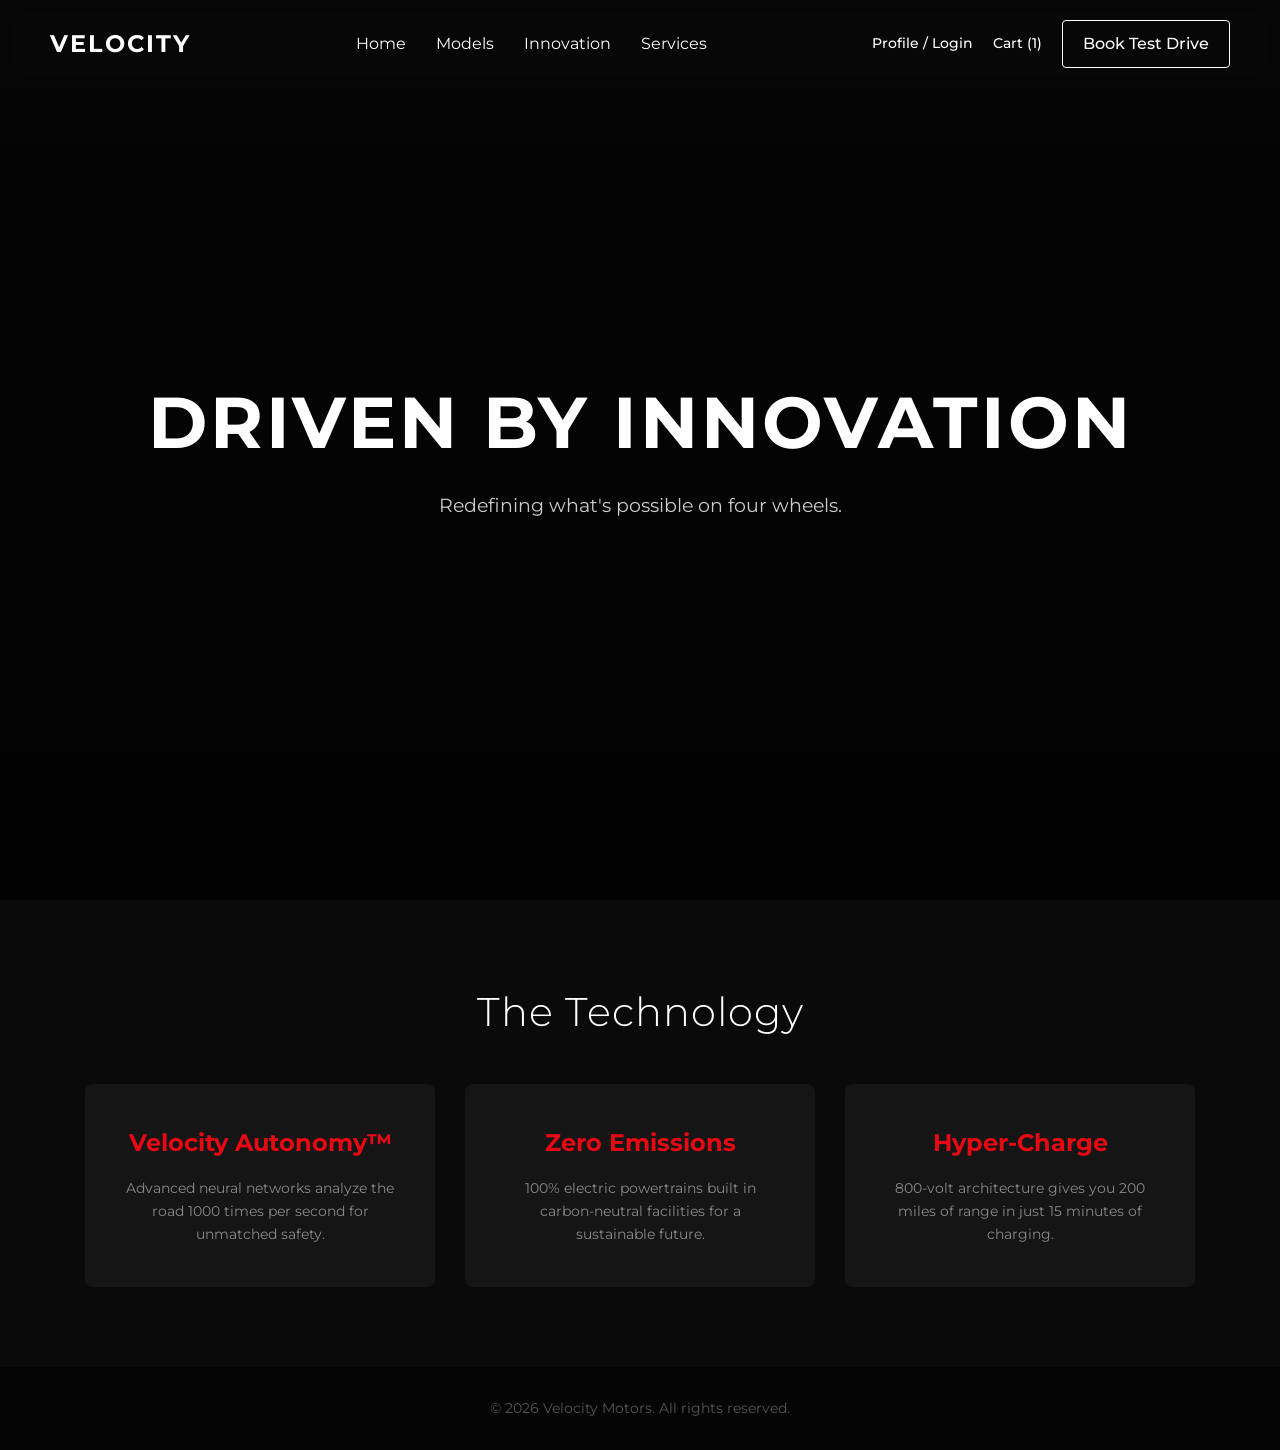
<file: innovation.html>
<!DOCTYPE html>
<html lang="en">
<head>
    <meta charset="UTF-8">
    <meta name="viewport" content="width=device-width, initial-scale=1.0">
    <title>Innovation | Velocity Motors</title>
    <link rel="stylesheet" href="style.css">
    <link href="https://fonts.googleapis.com/css2?family=Montserrat:wght@300;500;700&display=swap" rel="stylesheet">
</head>
<body>
    <nav class="navbar">
    <a href="index.html" class="logo">VELOCITY</a>
    <ul class="nav-links">
        <li><a href="index.html">Home</a></li>
        <li><a href="models.html">Models</a></li>
        <li><a href="innovation.html">Innovation</a></li>
        <li><a href="services.html">Services</a></li>
    </ul>
    <div class="nav-actions" style="display: flex; align-items: center; gap: 20px;">
        <a href="profile.html" style="font-weight: 500; font-size: 0.9rem; transition: color 0.3s;" onmouseover="this.style.color='#e50914'" onmouseout="this.style.color='inherit'">Profile / Login</a>
        <a href="cart.html" style="font-weight: 500; font-size: 0.9rem; transition: color 0.3s;" onmouseover="this.style.color='#e50914'" onmouseout="this.style.color='inherit'">Cart (1)</a>
        <a href="index.html#contact" class="btn-nav">Book Test Drive</a>
    </div>
</nav>

    <header class="hero" style="background: linear-gradient(rgba(0,0,0,0.5), rgba(0,0,0,0.8)), url('https://images.unsplash.com/photo-1518982540400-16a29a690e5e?ixlib=rb-4.0.3&auto=format&fit=crop&w=2000&q=80') center/cover;">
        <div class="hero-content">
            <h1>Driven by Innovation</h1>
            <p>Redefining what's possible on four wheels.</p>
        </div>
    </header>

    <section class="models">
        <h2>The Technology</h2>
        <div class="model-grid">
            <div class="model-card" style="text-align: center; padding: 40px 20px;">
                <h3 style="color: #e50914; font-size: 1.5rem; margin-top:0;">Velocity Autonomy™</h3>
                <p style="margin-top: 15px; color: #888;">Advanced neural networks analyze the road 1000 times per second for unmatched safety.</p>
            </div>
            <div class="model-card" style="text-align: center; padding: 40px 20px;">
                <h3 style="color: #e50914; font-size: 1.5rem; margin-top:0;">Zero Emissions</h3>
                <p style="margin-top: 15px; color: #888;">100% electric powertrains built in carbon-neutral facilities for a sustainable future.</p>
            </div>
            <div class="model-card" style="text-align: center; padding: 40px 20px;">
                <h3 style="color: #e50914; font-size: 1.5rem; margin-top:0;">Hyper-Charge</h3>
                <p style="margin-top: 15px; color: #888;">800-volt architecture gives you 200 miles of range in just 15 minutes of charging.</p>
            </div>
        </div>
    </section>
    
    <footer>
        <p>&copy; 2026 Velocity Motors. All rights reserved.</p>
    </footer>
    <script src="script.js"></script>
</body>
</html>
</file>
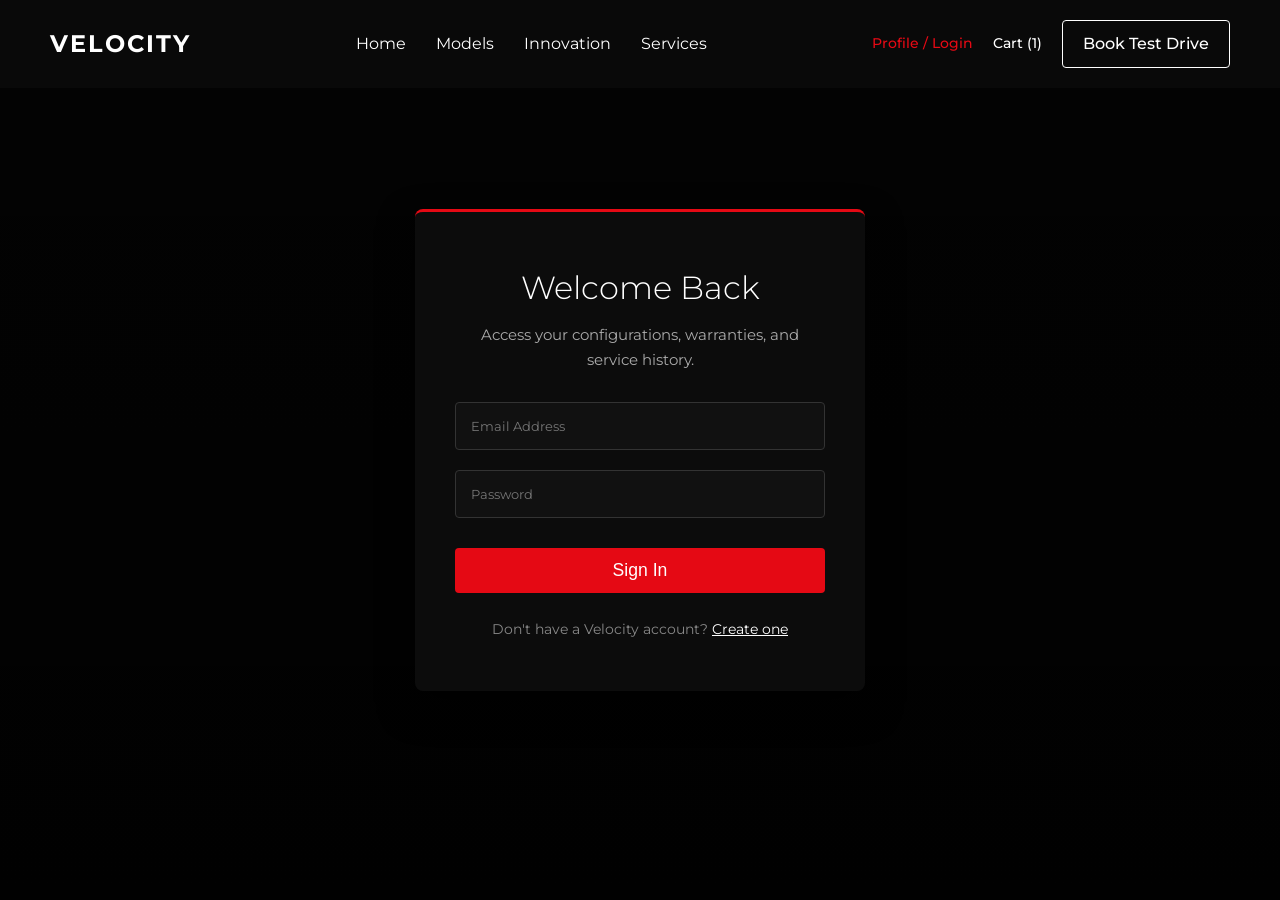
<file: profile.html>
<!DOCTYPE html>
<html lang="en">
<head>
    <meta charset="UTF-8">
    <meta name="viewport" content="width=device-width, initial-scale=1.0">
    <title>Profile | Velocity Motors</title>
    <link rel="stylesheet" href="style.css">
    <link href="https://fonts.googleapis.com/css2?family=Montserrat:wght@300;500;700&display=swap" rel="stylesheet">
    <style>
        .auth-wrapper {
            height: 100vh;
            background: linear-gradient(rgba(0,0,0,0.7), rgba(0,0,0,0.9)), url('https://images.unsplash.com/photo-1503376712351-1c4b22c7104b?ixlib=rb-4.0.3&auto=format&fit=crop&w=2000&q=80') center/cover;
            display: flex;
            align-items: center;
            justify-content: center;
        }
        .auth-box {
            background: rgba(15, 15, 15, 0.85);
            backdrop-filter: blur(15px);
            padding: 50px 40px;
            border-radius: 8px;
            border-top: 3px solid #e50914;
            width: 100%;
            max-width: 450px;
            text-align: center;
            box-shadow: 0 15px 35px rgba(0,0,0,0.8);
        }
        .auth-box h2 {
            font-size: 2rem;
            margin-bottom: 10px;
            font-weight: 300;
        }
        .auth-box p {
            color: #aaa;
            margin-bottom: 30px;
            font-size: 0.95rem;
        }
        .auth-input {
            width: 100%;
            padding: 15px;
            margin-bottom: 20px;
            background: #111;
            border: 1px solid #333;
            color: white;
            border-radius: 4px;
            font-family: inherit;
        }
        .auth-input:focus {
            outline: none;
            border-color: #e50914;
        }
        .auth-box .btn-primary {
            width: 100%;
            margin-top: 10px;
        }
        .auth-footer {
            margin-top: 25px;
            font-size: 0.9rem;
            color: #888;
        }
        .auth-footer a {
            color: #fff;
            text-decoration: underline;
        }
    </style>
</head>
<body>
    <nav class="navbar" style="background: rgba(10, 10, 10, 0.95);">
        <a href="index.html" class="logo">VELOCITY</a>
        <ul class="nav-links">
            <li><a href="index.html">Home</a></li>
            <li><a href="models.html">Models</a></li>
            <li><a href="innovation.html">Innovation</a></li>
            <li><a href="services.html">Services</a></li>
        </ul>
        <div class="nav-actions" style="display: flex; align-items: center; gap: 20px;">
            <a href="profile.html" style="font-weight: 500; font-size: 0.9rem; color: #e50914;">Profile / Login</a>
            <a href="cart.html" style="font-weight: 500; font-size: 0.9rem;">Cart (1)</a>
            <a href="index.html#contact" class="btn-nav">Book Test Drive</a>
        </div>
    </nav>

    <div class="auth-wrapper">
        <div class="auth-box">
            <h2>Welcome Back</h2>
            <p>Access your configurations, warranties, and service history.</p>
            
            <form action="profile.html" method="GET">
                <input type="email" class="auth-input" placeholder="Email Address" required>
                <input type="password" class="auth-input" placeholder="Password" required>
                <button type="submit" class="btn-primary">Sign In</button>
            </form>
            
            <div class="auth-footer">
                Don't have a Velocity account? <a href="#">Create one</a>
            </div>
        </div>
    </div>

    <script src="script.js"></script>
</body>
</html>
</file>
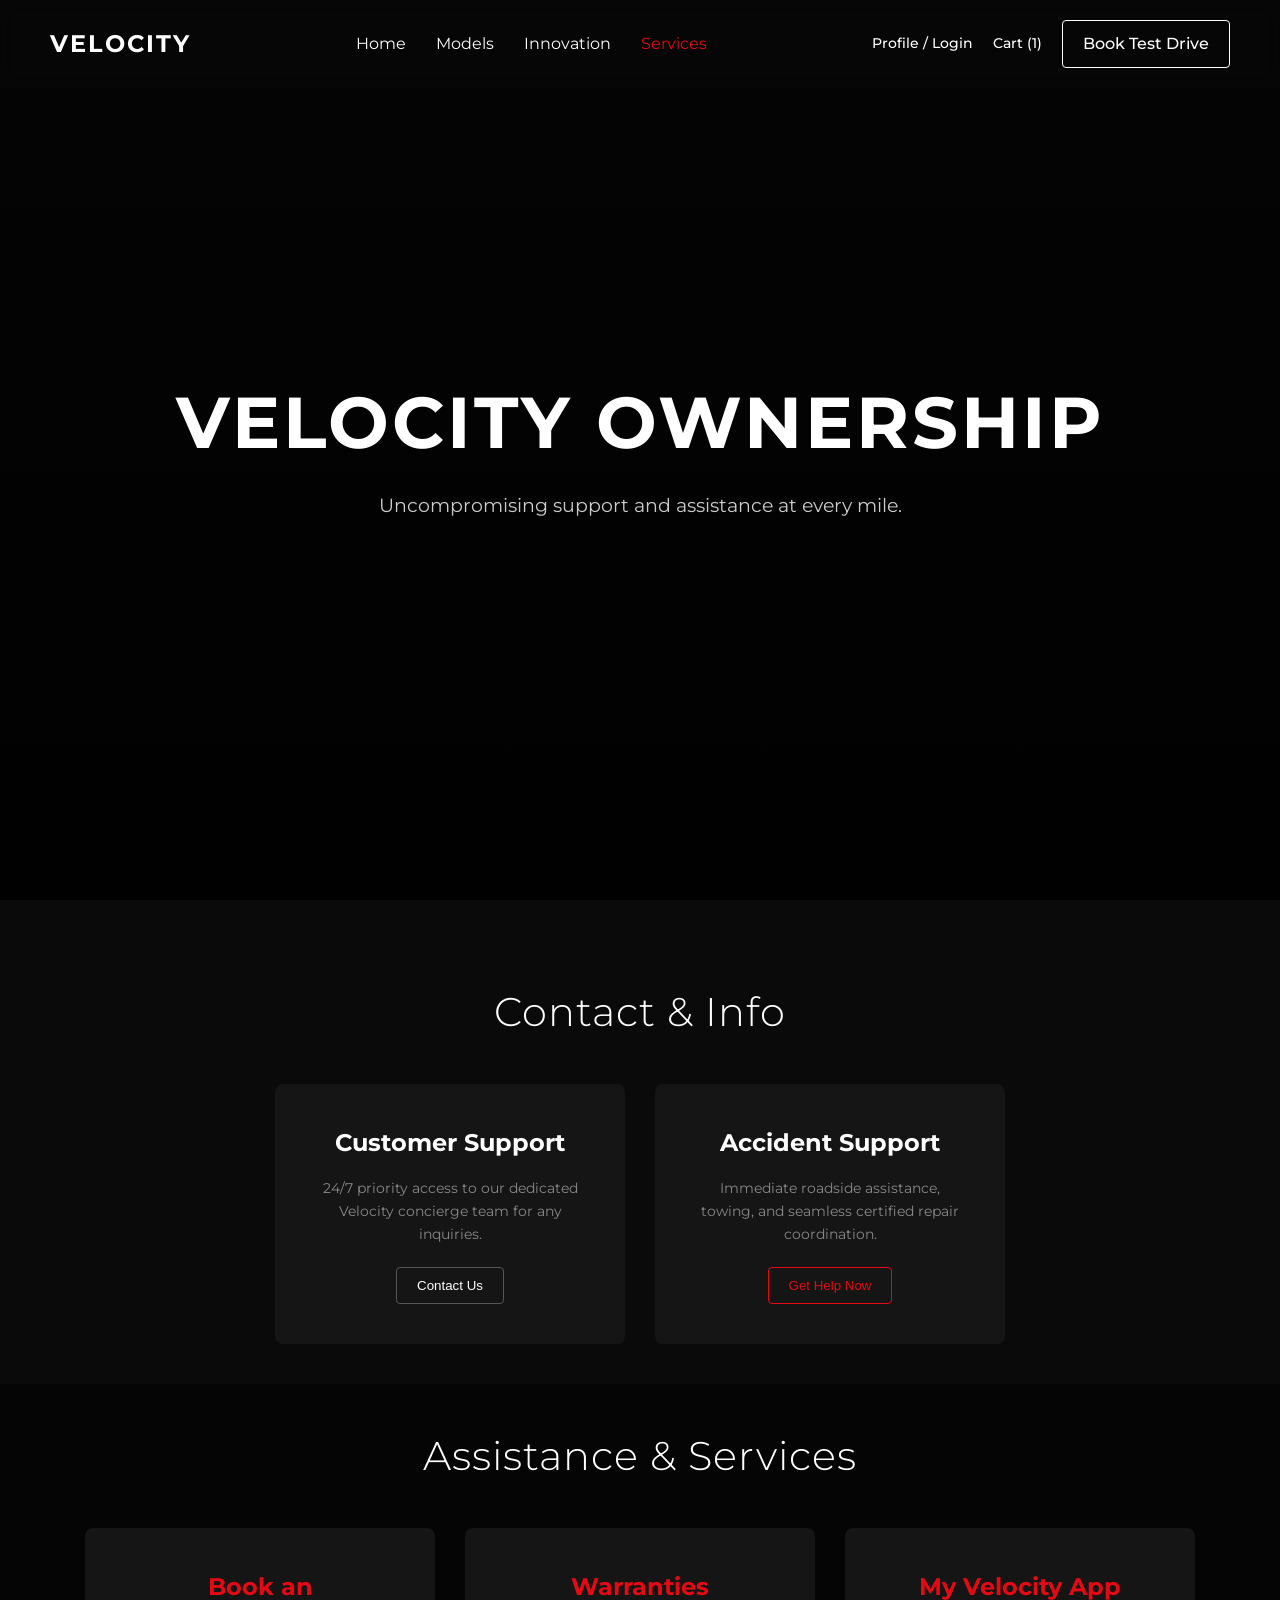
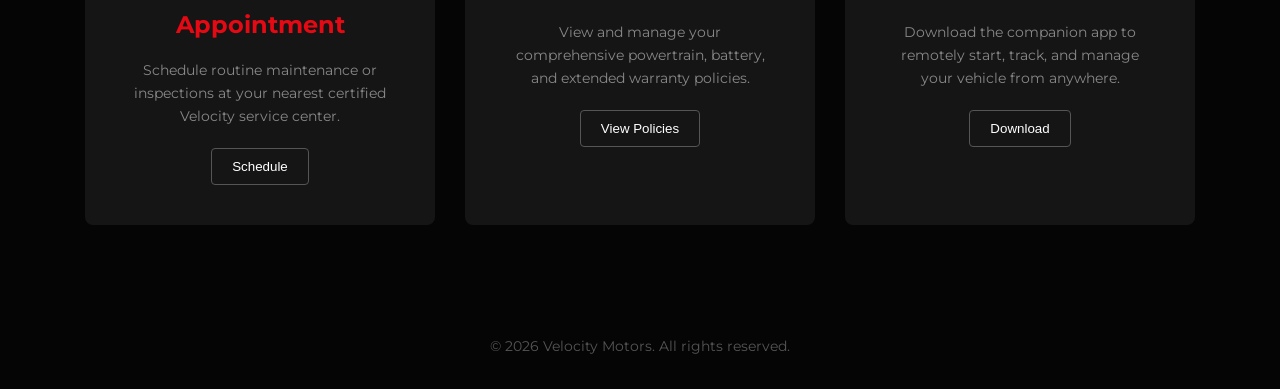
<file: services.html>
<!DOCTYPE html>
<html lang="en">
<head>
    <meta charset="UTF-8">
    <meta name="viewport" content="width=device-width, initial-scale=1.0">
    <title>Services | Velocity Motors</title>
    <link rel="stylesheet" href="style.css">
    <link href="https://fonts.googleapis.com/css2?family=Montserrat:wght@300;500;700&display=swap" rel="stylesheet">
</head>
<body>
    <nav class="navbar">
        <a href="index.html" class="logo">VELOCITY</a>
        <ul class="nav-links">
            <li><a href="index.html">Home</a></li>
            <li><a href="models.html">Models</a></li>
            <li><a href="innovation.html">Innovation</a></li>
            <li><a href="services.html" style="color: #e50914;">Services</a></li>
        </ul>
        <div class="nav-actions" style="display: flex; align-items: center; gap: 20px;">
            <a href="profile.html" style="font-weight: 500; font-size: 0.9rem; transition: color 0.3s;" onmouseover="this.style.color='#e50914'" onmouseout="this.style.color='inherit'">Profile / Login</a>
            <a href="cart.html" style="font-weight: 500; font-size: 0.9rem; transition: color 0.3s;" onmouseover="this.style.color='#e50914'" onmouseout="this.style.color='inherit'">Cart (1)</a>
            <a href="index.html#contact" class="btn-nav">Book Test Drive</a>
        </div>
    </nav>

    <!-- 100vh Hero Image -->
    <header class="hero" style="background: linear-gradient(rgba(0,0,0,0.6), rgba(0,0,0,0.9)), url('https://images.unsplash.com/photo-1580273916550-e323be2ae537?ixlib=rb-4.0.3&auto=format&fit=crop&w=2000&q=80') center/cover;">
        <div class="hero-content">
            <h1>Velocity Ownership</h1>
            <p>Uncompromising support and assistance at every mile.</p>
        </div>
    </header>

    <!-- Contact & Info Section -->
    <section class="models" style="padding-bottom: 40px;">
        <h2>Contact & Info</h2>
        <div class="model-grid">
            <div class="model-card" style="text-align: center; padding: 40px 20px;">
                <h3 style="color: #fff; font-size: 1.5rem; margin-top:0;">Customer Support</h3>
                <p style="margin-top: 15px; color: #888;">24/7 priority access to our dedicated Velocity concierge team for any inquiries.</p>
                <button class="btn-secondary" style="margin-top: 20px;">Contact Us</button>
            </div>
            <div class="model-card" style="text-align: center; padding: 40px 20px;">
                <h3 style="color: #fff; font-size: 1.5rem; margin-top:0;">Accident Support</h3>
                <p style="margin-top: 15px; color: #888;">Immediate roadside assistance, towing, and seamless certified repair coordination.</p>
                <button class="btn-secondary" style="margin-top: 20px; border-color: #e50914; color: #e50914;">Get Help Now</button>
            </div>
        </div>
    </section>

    <!-- Assistance & Services Section -->
    <section class="models" style="padding-top: 40px; background-color: #050505;">
        <h2>Assistance & Services</h2>
        <div class="model-grid">
            <div class="model-card" style="text-align: center; padding: 40px 20px;">
                <h3 style="color: #e50914; font-size: 1.5rem; margin-top:0;">Book an Appointment</h3>
                <p style="margin-top: 15px; color: #888;">Schedule routine maintenance or inspections at your nearest certified Velocity service center.</p>
                <button class="btn-secondary" style="margin-top: 20px;">Schedule</button>
            </div>
            <div class="model-card" style="text-align: center; padding: 40px 20px;">
                <h3 style="color: #e50914; font-size: 1.5rem; margin-top:0;">Warranties</h3>
                <p style="margin-top: 15px; color: #888;">View and manage your comprehensive powertrain, battery, and extended warranty policies.</p>
                <button class="btn-secondary" style="margin-top: 20px;">View Policies</button>
            </div>
            <div class="model-card" style="text-align: center; padding: 40px 20px;">
                <h3 style="color: #e50914; font-size: 1.5rem; margin-top:0;">My Velocity App</h3>
                <p style="margin-top: 15px; color: #888;">Download the companion app to remotely start, track, and manage your vehicle from anywhere.</p>
                <button class="btn-secondary" style="margin-top: 20px;">Download</button>
            </div>
        </div>
    </section>
    
    <footer>
        <p>&copy; 2026 Velocity Motors. All rights reserved.</p>
    </footer>
    <script src="script.js"></script>
</body>
</html>
</file>
<file: style.css>
/* Reset and Base Styles */
* {
    margin: 0;
    padding: 0;
    box-sizing: border-box;
}

body {
    font-family: 'Montserrat', sans-serif;
    background-color: #0a0a0a;
    color: #ffffff;
    line-height: 1.6;
}

html {
    scroll-behavior: smooth;
}

a { 
    text-decoration: none; 
    color: inherit; 
}

.btn-nav, .btn-primary, .btn-secondary {
    padding: 10px 20px;
    border-radius: 4px;
    font-weight: 500;
    cursor: pointer;
    transition: all 0.3s ease;
}

.btn-nav {
    border: 1px solid #fff;
}
.btn-nav:hover {
    background: #fff;
    color: #000;
}

.btn-primary {
    display: inline-block;
    background: #e50914;
    color: #fff;
    margin-top: 20px;
    font-size: 1.1rem;
    padding: 12px 30px;
    border: none;
}
.btn-primary:hover {
    background: #b20710;
    transform: scale(1.05);
}

.btn-secondary {
    background: transparent;
    color: #fff;
    border: 1px solid #555;
    margin-top: 15px;
}
.btn-secondary:hover {
    border-color: #fff;
}

.navbar {
    display: flex;
    justify-content: space-between;
    align-items: center;
    padding: 20px 50px;
    position: fixed;
    width: 100%;
    top: 0;
    z-index: 100;
    background: rgba(10, 10, 10, 0.4);
    backdrop-filter: blur(10px);
    transition: background 0.3s ease;
}
.logo {
    font-size: 1.5rem;
    font-weight: 700;
    letter-spacing: 2px;
}
.nav-links {
    display: flex;
    list-style: none;
    gap: 30px;
}
.nav-links li a {
    transition: color 0.3s ease;
}
.nav-links li a:hover {
    color: #e50914;
}

.hero {
    height: 100vh;
    background: linear-gradient(rgba(0,0,0,0.5), rgba(0,0,0,0.8)), url('https://images.unsplash.com/photo-1503376712351-1c4b22c7104b?ixlib=rb-4.0.3&auto=format&fit=crop&w=2000&q=80') center/cover;
    display: flex;
    align-items: center;
    justify-content: center;
    text-align: center;
    padding: 0 20px;
}
.hero h1 {
    font-size: 4.5rem;
    font-weight: 700;
    margin-bottom: 10px;
    text-transform: uppercase;
    letter-spacing: 3px;
}
.hero p {
    font-size: 1.2rem;
    color: #ccc;
    margin-bottom: 15px;
}

.models {
    padding: 80px 50px;
    text-align: center;
}
.models h2 {
    font-size: 2.5rem;
    margin-bottom: 40px;
    font-weight: 300;
    letter-spacing: 1px;
}
.model-grid {
    display: flex;
    gap: 30px;
    justify-content: center;
    flex-wrap: wrap;
}
.model-card {
    background: #151515;
    border-radius: 8px;
    overflow: hidden;
    width: 350px;
    text-align: left;
    padding-bottom: 20px;
    transition: transform 0.3s ease;
}
.model-card:hover {
    transform: translateY(-10px);
}
.model-card img {
    width: 100%;
    height: 220px;
    object-fit: cover;
}
.model-card h3, .model-card p, .model-card button {
    margin: 15px 20px 0;
}
.model-card p {
    color: #888;
    font-size: 0.9rem;
}

footer {
    text-align: center;
    padding: 30px;
    background: #050505;
    color: #555;
    font-size: 0.9rem;
}
</file>
